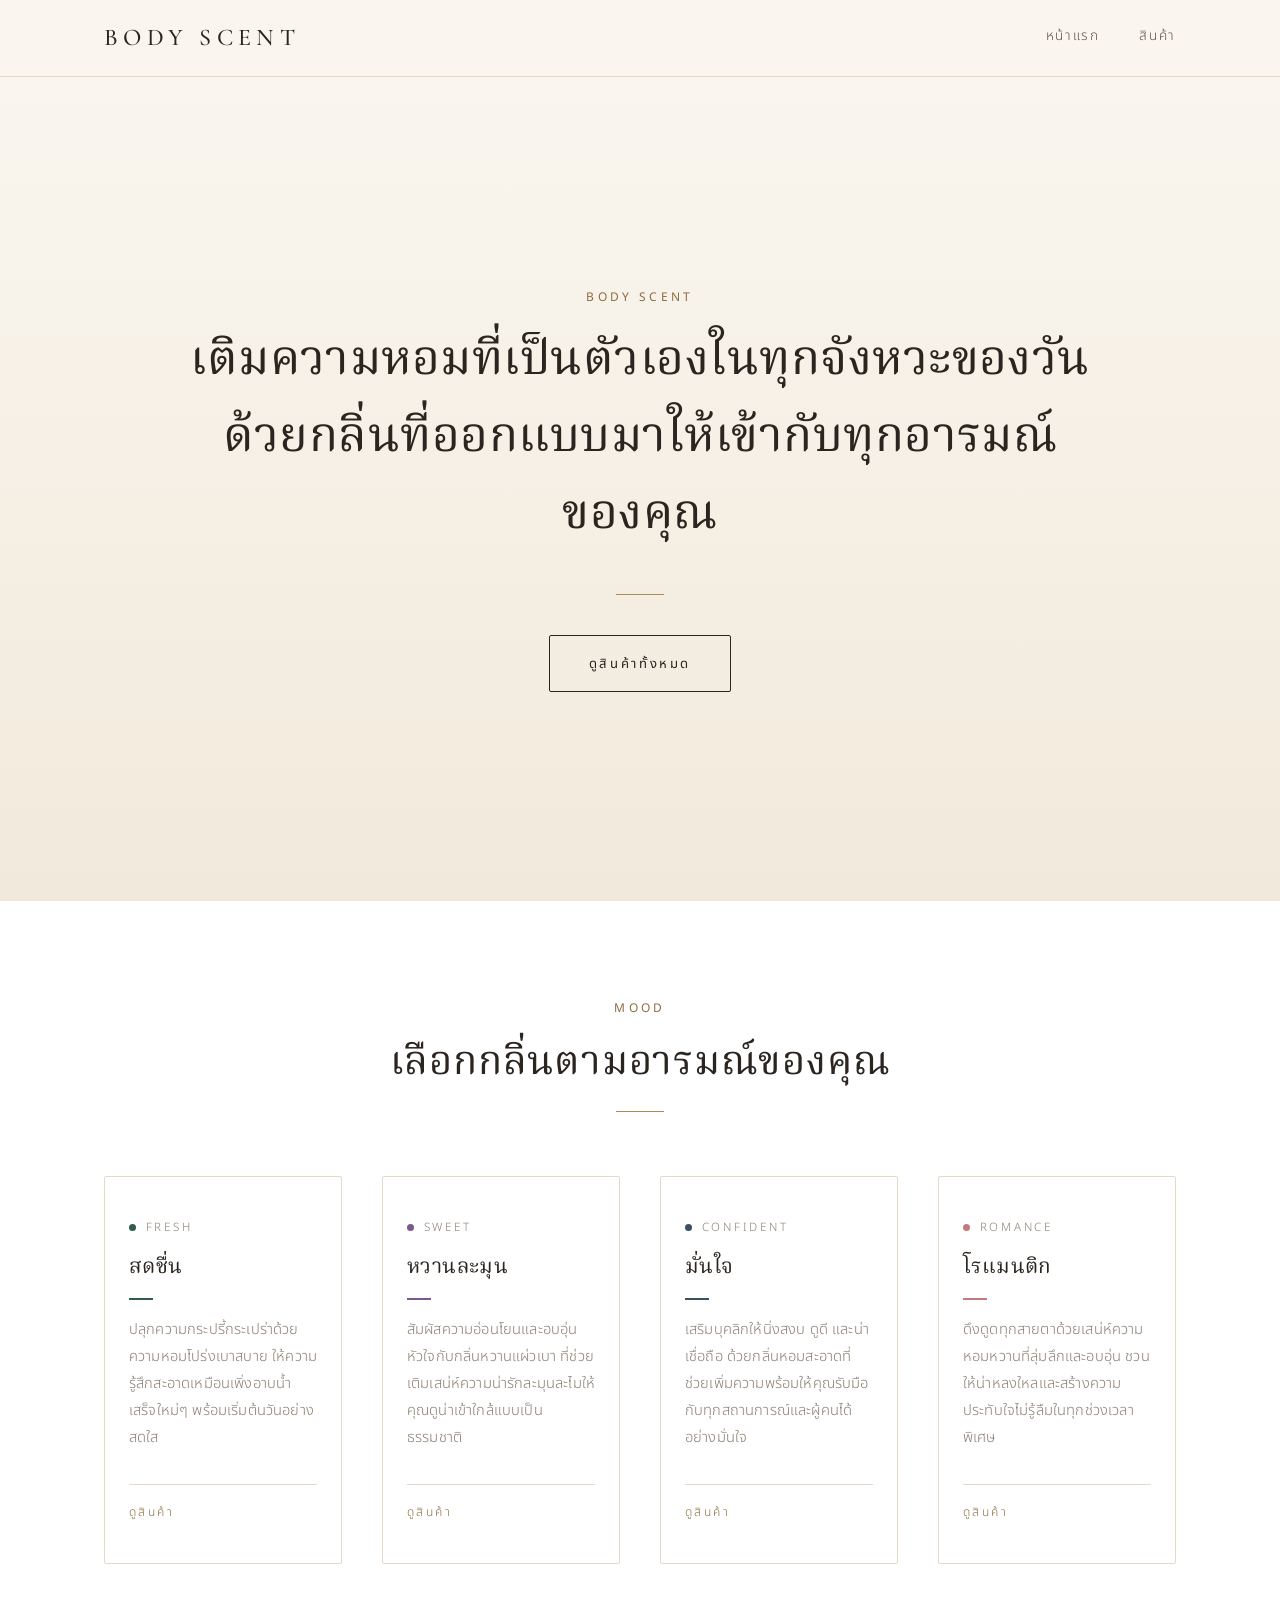
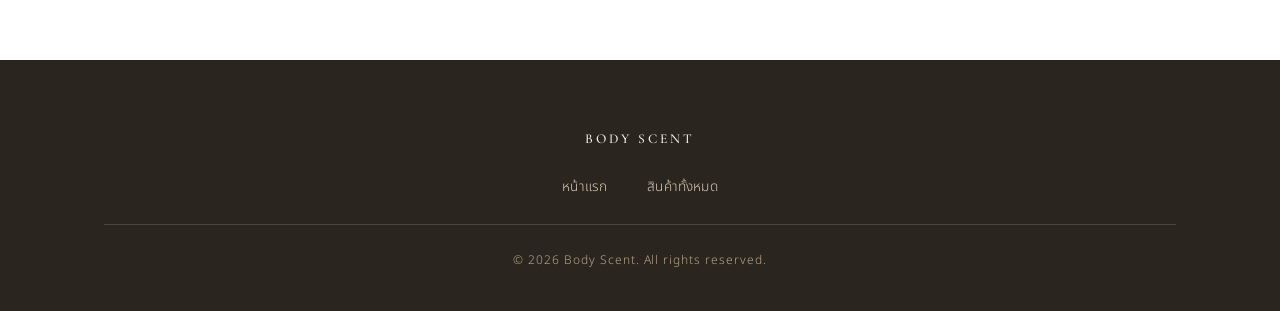
<file: index.html>
<!DOCTYPE html>
<html lang="th">
<head>
  <meta charset="UTF-8">
  <meta name="viewport" content="width=device-width, initial-scale=1">
  <title>Body Scent — น้ำหอมฉีดตัวและโรลออน</title>
  <meta name="description" content="Body Scent น้ำหอมฉีดตัวและโรลออน ที่ออกแบบมาให้เข้ากับทุกอารมณ์ของคุณ">
  <link rel="stylesheet" href="style.css">
  <style>
    /* Page-specific layout for index.html */
    .hero--full {
      min-height: calc(100vh - 76px);
      min-height: calc(100svh - 76px);
      display: flex;
      align-items: center;
      padding: var(--space-6) 0;
    }

    .hero--full h1 {
      max-width: 900px;
      margin: 0 auto;
      font-family: var(--font-serif-th);
      font-size: clamp(1.8rem, 4.2vw, 3rem);
      line-height: 1.6;
      letter-spacing: 0.01em;
    }

    .hero--full .divider {
      margin: var(--space-4) auto;
    }

    .mood-grid {
      display: grid;
      grid-template-columns: repeat(auto-fit, minmax(230px, 1fr));
      gap: var(--space-4);
    }

    .mood-card {
      display: flex;
      flex-direction: column;
      padding: var(--space-4) var(--space-3);
      color: var(--ink);
      transition: border-color 0.35s var(--ease), transform 0.35s var(--ease);
    }

    .mood-card:hover {
      color: var(--ink);
      border-color: var(--gold-soft);
      transform: translateY(-3px);
    }

    .mood-card__label {
      display: flex;
      align-items: center;
      gap: 0.6rem;
      font-size: 0.72rem;
      letter-spacing: 0.24em;
      text-transform: uppercase;
      color: var(--ink-mute);
    }

    .mood-card h3 {
      margin: var(--space-2) 0 0;
      font-family: var(--font-serif-th);
      font-weight: 400;
    }

    .mood-card p {
      flex: 1;
      font-size: 0.92rem;
      color: var(--ink-mute);
    }

    .mood-card__cta {
      margin-top: var(--space-2);
      padding-top: var(--space-2);
      border-top: 1px solid var(--line);
      font-size: 0.75rem;
      letter-spacing: 0.2em;
      text-transform: uppercase;
      color: var(--gold-deep);
    }
  </style>
</head>
<body>

  <header class="site-header">
    <div class="container">
      <a href="index.html" class="logo">Body Scent</a>
      <nav class="nav" aria-label="เมนูหลัก">
        <a href="index.html">หน้าแรก</a>
        <a href="product.html">สินค้า</a>
      </nav>
    </div>
  </header>

  <main>
    <!-- Hero -->
    <section class="hero hero--full">
      <div class="container">
        <span class="eyebrow">Body Scent</span>
        <h1>
          เติมความหอมที่เป็นตัวเองในทุกจังหวะของวัน<br>
          ด้วยกลิ่นที่ออกแบบมาให้เข้ากับทุกอารมณ์ของคุณ
        </h1>
        <hr class="divider">
        <a href="product.html" class="btn">ดูสินค้าทั้งหมด</a>
      </div>
    </section>

    <!-- Moods -->
    <section class="section section--white" id="moods">
      <div class="container">
        <div class="section-head">
          <span class="eyebrow">Mood</span>
          <h2>เลือกกลิ่นตามอารมณ์ของคุณ</h2>
          <hr class="divider">
        </div>

        <div class="mood-grid">
          <a href="product.html?mood=fresh" class="card mood-card mood-fresh">
            <span class="mood-card__label"><span class="mood-dot"></span>Fresh</span>
            <h3>สดชื่น</h3>
            <hr class="mood-line">
            <p>ปลุกความกระปรี้กระเปร่าด้วยความหอมโปร่งเบาสบาย ให้ความรู้สึกสะอาดเหมือนเพิ่งอาบน้ำเสร็จใหม่ๆ พร้อมเริ่มต้นวันอย่างสดใส</p>
            <span class="mood-card__cta">ดูสินค้า</span>
          </a>

          <a href="product.html?mood=sweet" class="card mood-card mood-sweet">
            <span class="mood-card__label"><span class="mood-dot"></span>Sweet</span>
            <h3>หวานละมุน</h3>
            <hr class="mood-line">
            <p>สัมผัสความอ่อนโยนและอบอุ่นหัวใจกับกลิ่นหวานแผ่วเบา ที่ช่วยเติมเสน่ห์ความน่ารักละมุนละไมให้คุณดูน่าเข้าใกล้แบบเป็นธรรมชาติ</p>
            <span class="mood-card__cta">ดูสินค้า</span>
          </a>

          <a href="product.html?mood=confident" class="card mood-card mood-confident">
            <span class="mood-card__label"><span class="mood-dot"></span>Confident</span>
            <h3>มั่นใจ</h3>
            <hr class="mood-line">
            <p>เสริมบุคลิกให้นิ่งสงบ ดูดี และน่าเชื่อถือ ด้วยกลิ่นหอมสะอาดที่ช่วยเพิ่มความพร้อมให้คุณรับมือกับทุกสถานการณ์และผู้คนได้อย่างมั่นใจ</p>
            <span class="mood-card__cta">ดูสินค้า</span>
          </a>

          <a href="product.html?mood=romance" class="card mood-card mood-romance">
            <span class="mood-card__label"><span class="mood-dot"></span>Romance</span>
            <h3>โรแมนติก</h3>
            <hr class="mood-line">
            <p>ดึงดูดทุกสายตาด้วยเสน่ห์ความหอมหวานที่ลุ่มลึกและอบอุ่น ชวนให้น่าหลงใหลและสร้างความประทับใจไม่รู้ลืมในทุกช่วงเวลาพิเศษ</p>
            <span class="mood-card__cta">ดูสินค้า</span>
          </a>
        </div>
      </div>
    </section>
  </main>

  <footer class="site-footer">
    <div class="container">
      <a href="index.html" class="logo">Body Scent</a>
      <div class="footer-links">
        <a href="index.html">หน้าแรก</a>
        <a href="product.html">สินค้าทั้งหมด</a>
      </div>
      <p class="copyright">&copy; 2026 Body Scent. All rights reserved.</p>
    </div>
  </footer>

  <script src="script.js"></script>
</body>
</html>
</file>
<file: style.css>
/* ==========================================================
   Body Scent — Premium Minimal Theme
   ========================================================== */

@import url("https://fonts.googleapis.com/css2?family=Cormorant+Garamond:wght@400;500;600&family=Noto+Sans+Thai:wght@300;400;500&family=Noto+Serif+Thai:wght@300;400;500&display=swap");

/* ---------- Design tokens ---------- */
:root {
  /* Base palette: white / cream / deep beige */
  --white: #ffffff;
  --cream: #faf6ef;
  --cream-deep: #f1e9db;
  --beige: #d9ccb4;
  --beige-deep: #b7a78a;

  /* Text */
  --ink: #2b2520;
  --ink-soft: #5c5348;
  --ink-mute: #8a7f70;

  /* Accent: soft gold / bronze */
  --gold: #b08d57;
  --gold-soft: #c9ac7c;
  --gold-deep: #8c6d3f;

  /* Lines */
  --line: #e4d9c6;
  --line-strong: #cbbb9f;

  /* Mood dots (used sparingly) */
  --mood-fresh: #2f5d4a;
  --mood-sweet: #7a5a8c;
  --mood-confident: #3d4f63;
  --mood-romance: #c47a7a;

  /* Typography */
  --font-serif: "Cormorant Garamond", "Noto Serif Thai", Georgia, "Times New Roman", serif;
  --font-serif-th: "Noto Serif Thai", "Cormorant Garamond", Georgia, serif;
  --font-sans: "Noto Sans Thai", "Helvetica Neue", Arial, sans-serif;

  /* Spacing scale (generous) */
  --space-1: 0.5rem;
  --space-2: 1rem;
  --space-3: 1.5rem;
  --space-4: 2.5rem;
  --space-5: 4rem;
  --space-6: 6rem;
  --space-7: 9rem;

  --container: 1120px;
  --radius: 2px;
  --ease: cubic-bezier(0.22, 0.61, 0.36, 1);
}

/* ---------- Reset / base ---------- */
*,
*::before,
*::after {
  box-sizing: border-box;
}

html {
  scroll-behavior: smooth;
  -webkit-text-size-adjust: 100%;
}

body {
  margin: 0;
  background: var(--cream);
  color: var(--ink);
  font-family: var(--font-sans);
  font-weight: 300;
  font-size: 1rem;
  line-height: 1.85;
  letter-spacing: 0.01em;
  -webkit-font-smoothing: antialiased;
}

img {
  display: block;
  max-width: 100%;
  height: auto;
}

a {
  color: inherit;
  text-decoration: none;
  transition: color 0.3s var(--ease);
}

a:hover {
  color: var(--gold-deep);
}

ul {
  list-style: none;
  margin: 0;
  padding: 0;
}

:focus-visible {
  outline: 1px solid var(--gold);
  outline-offset: 3px;
}

::selection {
  background: var(--beige);
  color: var(--ink);
}

/* ---------- Typography ---------- */
h1,
h2,
h3,
h4 {
  font-family: var(--font-serif);
  font-weight: 500;
  line-height: 1.3;
  color: var(--ink);
  margin: 0 0 var(--space-2);
  letter-spacing: 0.02em;
}

h1 { font-size: clamp(2.4rem, 5.5vw, 4rem); font-weight: 400; }
h2 { font-size: clamp(1.8rem, 3.4vw, 2.5rem); font-weight: 400; }
h3 { font-size: 1.3rem; }

p {
  margin: 0 0 var(--space-2);
  color: var(--ink-soft);
}

.eyebrow {
  display: block;
  margin-bottom: var(--space-2);
  font-family: var(--font-sans);
  font-size: 0.75rem;
  font-weight: 400;
  letter-spacing: 0.28em;
  text-transform: uppercase;
  color: var(--gold-deep);
}

.lead {
  font-size: 1.1rem;
  max-width: 34rem;
}

.text-center { text-align: center; }
.text-center .lead { margin-left: auto; margin-right: auto; }

/* ---------- Layout ---------- */
.container {
  width: 100%;
  max-width: var(--container);
  margin: 0 auto;
  padding: 0 var(--space-3);
}

.section {
  padding: var(--space-6) 0;
}

.section--cream-deep { background: var(--cream-deep); }
.section--white { background: var(--white); }

.section-head {
  text-align: center;
  margin-bottom: var(--space-5);
}

/* Thin gold divider under section titles */
.divider {
  display: block;
  width: 48px;
  height: 1px;
  margin: var(--space-3) auto 0;
  background: var(--gold);
  border: 0;
}

/* ---------- Header / nav ---------- */
.site-header {
  position: sticky;
  top: 0;
  z-index: 50;
  background: rgba(250, 246, 239, 0.92);
  backdrop-filter: blur(8px);
  border-bottom: 1px solid var(--line);
}

.site-header .container {
  display: flex;
  align-items: center;
  justify-content: space-between;
  min-height: 76px;
}

.logo {
  font-family: var(--font-serif);
  font-size: 1.5rem;
  font-weight: 500;
  letter-spacing: 0.22em;
  text-transform: uppercase;
  color: var(--ink);
}

.nav {
  display: flex;
  gap: var(--space-4);
}

.nav a {
  font-size: 0.85rem;
  letter-spacing: 0.12em;
  color: var(--ink-soft);
  padding-bottom: 2px;
  border-bottom: 1px solid transparent;
}

.nav a:hover {
  color: var(--ink);
  border-bottom-color: var(--gold);
}

/* ---------- Buttons ---------- */
.btn {
  display: inline-block;
  padding: 0.95rem 2.4rem;
  font-family: var(--font-sans);
  font-size: 0.82rem;
  font-weight: 400;
  letter-spacing: 0.2em;
  text-transform: uppercase;
  color: var(--ink);
  background: transparent;
  border: 1px solid var(--ink);
  border-radius: var(--radius);
  cursor: pointer;
  transition: background 0.35s var(--ease), color 0.35s var(--ease),
    border-color 0.35s var(--ease);
}

.btn:hover {
  background: var(--ink);
  color: var(--cream);
}

.btn--gold {
  border-color: var(--gold);
  color: var(--gold-deep);
}

.btn--gold:hover {
  background: var(--gold);
  border-color: var(--gold);
  color: var(--white);
}

.btn--solid {
  background: var(--ink);
  color: var(--cream);
}

.btn--solid:hover {
  background: var(--gold-deep);
  border-color: var(--gold-deep);
}

.btn--sm {
  padding: 0.65rem 1.5rem;
  font-size: 0.74rem;
}

/* ---------- Hero ---------- */
.hero {
  padding: var(--space-7) 0 var(--space-6);
  text-align: center;
  background: linear-gradient(180deg, var(--cream) 0%, var(--cream-deep) 100%);
}

.hero h1 {
  margin-bottom: var(--space-3);
}

.hero .lead {
  margin: 0 auto var(--space-4);
}

/* ---------- Mood filter tabs ---------- */
.filters {
  display: flex;
  flex-wrap: wrap;
  justify-content: center;
  gap: var(--space-3) var(--space-4);
  margin-bottom: var(--space-5);
}

.filter-btn {
  display: inline-flex;
  align-items: center;
  gap: 0.6rem;
  padding: 0.4rem 0;
  font-family: var(--font-sans);
  font-size: 0.85rem;
  letter-spacing: 0.14em;
  text-transform: uppercase;
  color: var(--ink-mute);
  background: none;
  border: 0;
  border-bottom: 1px solid transparent;
  cursor: pointer;
  transition: color 0.3s var(--ease), border-color 0.3s var(--ease);
}

.filter-btn:hover,
.filter-btn.is-active {
  color: var(--ink);
  border-bottom-color: var(--gold);
}

/* ---------- Mood dot (small accent only) ---------- */
.mood-dot {
  display: inline-block;
  width: 7px;
  height: 7px;
  border-radius: 50%;
  background: var(--beige-deep);
  flex-shrink: 0;
}

.mood-fresh .mood-dot,    .mood-dot.mood-fresh    { background: var(--mood-fresh); }
.mood-sweet .mood-dot,    .mood-dot.mood-sweet    { background: var(--mood-sweet); }
.mood-confident .mood-dot,.mood-dot.mood-confident{ background: var(--mood-confident); }
.mood-romance .mood-dot,  .mood-dot.mood-romance  { background: var(--mood-romance); }

/* Small mood line under headings (e.g. 24px underline) */
.mood-line {
  display: block;
  width: 24px;
  height: 2px;
  margin: var(--space-2) 0;
  background: var(--beige-deep);
  border: 0;
}

.mood-fresh .mood-line     { background: var(--mood-fresh); }
.mood-sweet .mood-line     { background: var(--mood-sweet); }
.mood-confident .mood-line { background: var(--mood-confident); }
.mood-romance .mood-line   { background: var(--mood-romance); }

/* ---------- Product grid & cards ---------- */
.product-grid {
  display: grid;
  grid-template-columns: repeat(auto-fill, minmax(250px, 1fr));
  gap: var(--space-5) var(--space-4);
}

.product-card {
  display: flex;
  flex-direction: column;
  background: var(--white);
  border: 1px solid var(--line);
  border-radius: var(--radius);
  transition: border-color 0.35s var(--ease), transform 0.35s var(--ease);
}

.product-card:hover {
  border-color: var(--gold-soft);
  transform: translateY(-3px);
}

.product-card__image {
  aspect-ratio: 4 / 5;
  overflow: hidden;
  background: var(--cream-deep);
}

.product-card__image img {
  width: 100%;
  height: 100%;
  object-fit: cover;
  transition: transform 0.8s var(--ease);
}

.product-card:hover .product-card__image img {
  transform: scale(1.03);
}

.product-card__body {
  display: flex;
  flex-direction: column;
  flex: 1;
  padding: var(--space-3);
}

.product-card__meta {
  display: flex;
  align-items: center;
  gap: 0.6rem;
  margin-bottom: var(--space-1);
  font-size: 0.72rem;
  letter-spacing: 0.2em;
  text-transform: uppercase;
  color: var(--ink-mute);
}

.product-card__title {
  font-family: var(--font-serif-th);
  font-size: 1.1rem;
  font-weight: 400;
  line-height: 1.5;
  margin-bottom: var(--space-1);
}

.product-card__desc {
  flex: 1;
  font-size: 0.9rem;
  color: var(--ink-mute);
}

.product-card__footer {
  display: flex;
  align-items: center;
  justify-content: space-between;
  gap: var(--space-2);
  margin-top: var(--space-2);
  padding-top: var(--space-2);
  border-top: 1px solid var(--line);
}

.price {
  font-family: var(--font-serif);
  font-size: 1.4rem;
  font-weight: 500;
  color: var(--ink);
}

.price small {
  font-family: var(--font-sans);
  font-size: 0.75rem;
  font-weight: 300;
  color: var(--ink-mute);
  margin-left: 0.2rem;
}

/* ---------- Generic card / feature block ---------- */
.card {
  padding: var(--space-4);
  background: var(--white);
  border: 1px solid var(--line);
  border-radius: var(--radius);
}

.feature-grid {
  display: grid;
  grid-template-columns: repeat(auto-fit, minmax(220px, 1fr));
  gap: var(--space-4);
  text-align: center;
}

.feature-grid h3 {
  font-family: var(--font-serif-th);
  font-size: 1.1rem;
}

/* ---------- Forms ---------- */
input,
select,
textarea {
  width: 100%;
  padding: 0.85rem 0;
  font-family: var(--font-sans);
  font-size: 0.95rem;
  font-weight: 300;
  color: var(--ink);
  background: transparent;
  border: 0;
  border-bottom: 1px solid var(--line-strong);
  border-radius: 0;
  transition: border-color 0.3s var(--ease);
}

input:focus,
select:focus,
textarea:focus {
  outline: none;
  border-bottom-color: var(--gold);
}

::placeholder {
  color: var(--ink-mute);
}

/* ---------- Footer ---------- */
.site-footer {
  padding: var(--space-5) 0 var(--space-4);
  background: var(--ink);
  color: var(--beige);
  text-align: center;
}

.site-footer .logo {
  color: var(--cream);
  display: inline-block;
  margin-bottom: var(--space-3);
}

.site-footer p,
.site-footer a {
  color: var(--beige);
  font-size: 0.85rem;
}

.site-footer a:hover {
  color: var(--gold-soft);
}

.site-footer .footer-links {
  display: flex;
  justify-content: center;
  flex-wrap: wrap;
  gap: var(--space-3) var(--space-4);
  margin-bottom: var(--space-3);
}

.site-footer .copyright {
  margin: var(--space-3) 0 0;
  padding-top: var(--space-3);
  border-top: 1px solid rgba(217, 204, 180, 0.2);
  font-size: 0.75rem;
  letter-spacing: 0.08em;
  color: var(--beige-deep);
}

/* ---------- Utilities ---------- */
.hidden { display: none !important; }
.mt-0 { margin-top: 0; }
.mb-0 { margin-bottom: 0; }

/* ---------- Responsive ---------- */
@media (max-width: 900px) {
  .section { padding: var(--space-5) 0; }
  .hero { padding: var(--space-6) 0 var(--space-5); }
  .nav { gap: var(--space-3); }
}

@media (max-width: 640px) {
  :root {
    --space-4: 2rem;
    --space-5: 3rem;
    --space-6: 4rem;
    --space-7: 5.5rem;
  }

  body { font-size: 0.95rem; }

  .container { padding: 0 var(--space-2); }

  .site-header .container {
    flex-direction: column;
    justify-content: center;
    gap: 0.5rem;
    padding-top: var(--space-2);
    padding-bottom: var(--space-2);
  }

  .logo { font-size: 1.25rem; }
  .nav { gap: var(--space-2); }
  .nav a { font-size: 0.78rem; }

  .filters { gap: var(--space-2) var(--space-3); }

  .product-grid {
    grid-template-columns: repeat(2, 1fr);
    gap: var(--space-3) var(--space-2);
  }

  .product-card__body { padding: var(--space-2); }
  .product-card__title { font-size: 0.95rem; }
  .product-card__desc { display: none; }
  .product-card__footer { flex-direction: column; align-items: flex-start; }
  .product-card__footer .btn { width: 100%; text-align: center; }
  .price { font-size: 1.2rem; }

  .btn { padding: 0.85rem 1.8rem; }
}

@media (max-width: 380px) {
  .product-grid { grid-template-columns: 1fr; }
  .product-card__desc { display: block; }
}

@media (prefers-reduced-motion: reduce) {
  * {
    transition: none !important;
    scroll-behavior: auto !important;
  }
}
</file>
